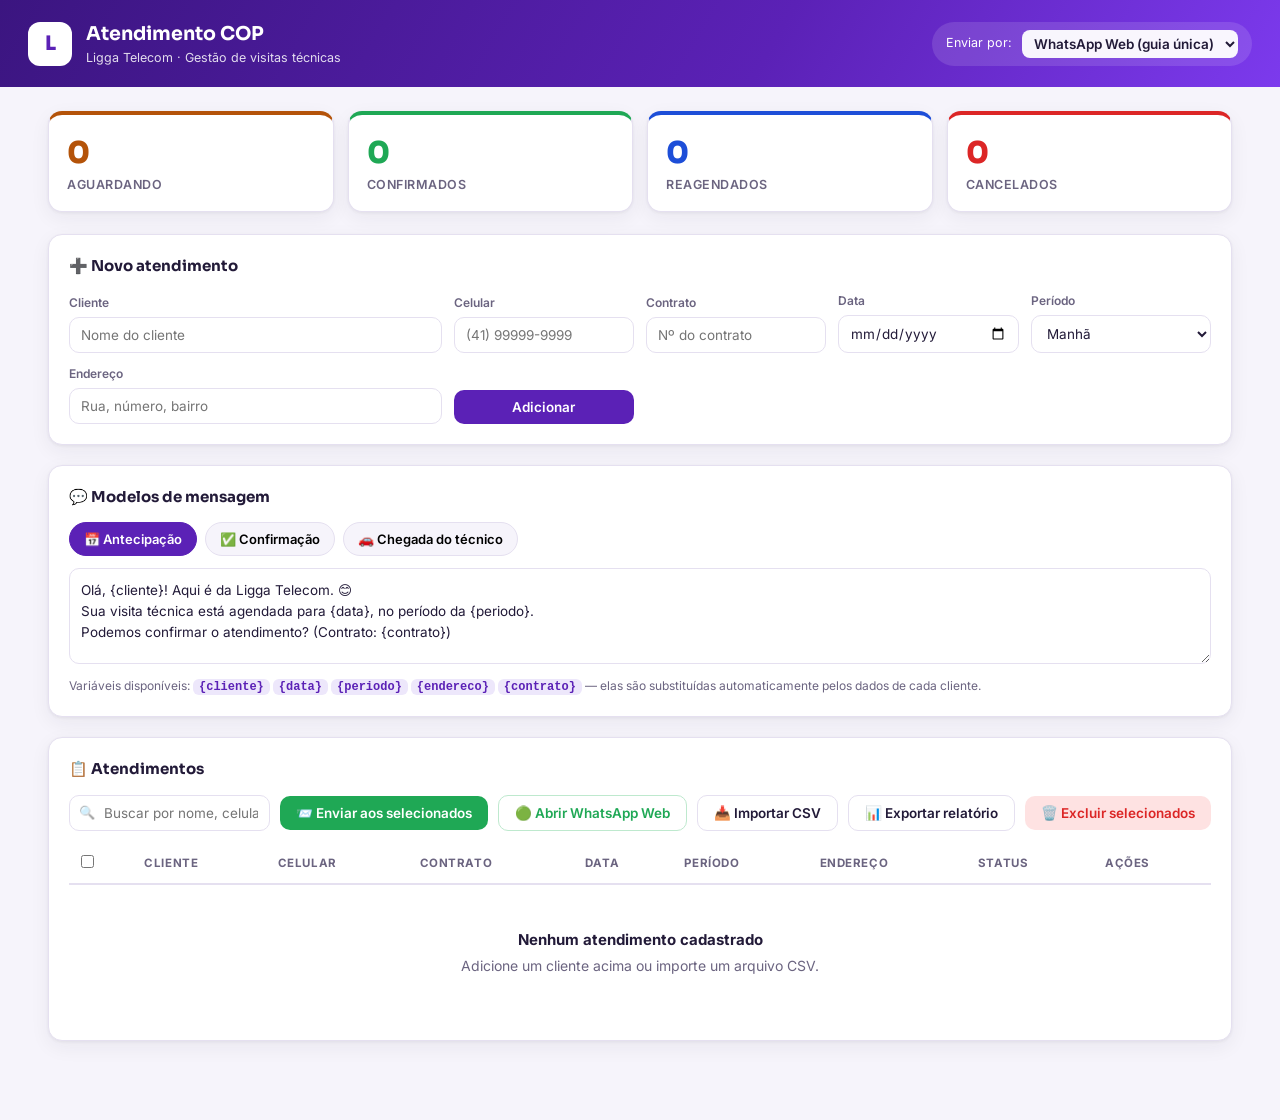
<file: index.html>
<!DOCTYPE html>
<html lang="pt-BR">
<head>
<meta charset="UTF-8">
<meta name="viewport" content="width=device-width, initial-scale=1.0">
<title>Atendimento COP · Ligga Telecom</title>
<link rel="preconnect" href="https://fonts.googleapis.com">
<link href="https://fonts.googleapis.com/css2?family=Sora:wght@600;700;800&family=Inter:wght@400;500;600;700&display=swap" rel="stylesheet">
<style>
:root{
  --roxo:#5B21B6; --roxo-esc:#3B1580; --roxo-claro:#EDE7FB;
  --magenta:#E01E84; --verde:#1FA855; --verde-claro:#E4F7EC;
  --amarelo:#B45309; --amarelo-claro:#FEF3C7;
  --azul:#1D4ED8; --azul-claro:#DBEAFE;
  --vermelho:#DC2626; --vermelho-claro:#FEE2E2;
  --fundo:#F6F4FB; --card:#FFFFFF; --tinta:#221A38; --tinta-suave:#6B6480;
  --borda:#E5E0F0; --raio:14px;
  --sombra:0 1px 3px rgba(34,26,56,.06),0 6px 20px rgba(34,26,56,.06);
}
*{box-sizing:border-box;margin:0;padding:0}
body{font-family:'Inter',system-ui,sans-serif;background:var(--fundo);color:var(--tinta);font-size:14px;line-height:1.5}
h1,h2,h3{font-family:'Sora',sans-serif}
button{font-family:inherit;cursor:pointer;border:none;font-size:13.5px}
input,select,textarea{font-family:inherit;font-size:13.5px;color:var(--tinta)}

/* ===== Cabeçalho ===== */
header{background:linear-gradient(120deg,var(--roxo-esc),var(--roxo) 60%,#7C3AED);color:#fff;padding:20px 28px;display:flex;align-items:center;justify-content:space-between;flex-wrap:wrap;gap:12px}
.marca{display:flex;align-items:center;gap:14px}
.logo{width:44px;height:44px;border-radius:12px;background:#fff;color:var(--roxo);display:grid;place-items:center;font-family:'Sora';font-weight:800;font-size:20px}
.marca h1{font-size:19px;font-weight:700}
.marca p{font-size:12.5px;opacity:.85}
.modo-whats{display:flex;align-items:center;gap:10px;background:rgba(255,255,255,.12);padding:8px 14px;border-radius:999px;font-size:12.5px}
.modo-whats select{background:rgba(255,255,255,.95);border:none;border-radius:8px;padding:5px 8px;font-weight:600}

main{max-width:1240px;margin:0 auto;padding:24px 28px 60px}

/* ===== Cartões de status ===== */
.cartoes{display:grid;grid-template-columns:repeat(auto-fit,minmax(160px,1fr));gap:14px;margin-bottom:22px}
.cartao{background:var(--card);border:1px solid var(--borda);border-radius:var(--raio);padding:16px 18px;box-shadow:var(--sombra);cursor:pointer;transition:transform .12s,border-color .12s;border-top:4px solid var(--cor,var(--roxo))}
.cartao:hover{transform:translateY(-2px)}
.cartao.ativo{border-color:var(--cor,var(--roxo));background:linear-gradient(#fff,#fff) padding-box}
.cartao .num{font-family:'Sora';font-size:30px;font-weight:800;color:var(--cor,var(--roxo))}
.cartao .rot{font-size:12.5px;font-weight:600;color:var(--tinta-suave);text-transform:uppercase;letter-spacing:.04em}

/* ===== Painéis ===== */
.painel{background:var(--card);border:1px solid var(--borda);border-radius:var(--raio);box-shadow:var(--sombra);padding:20px;margin-bottom:20px}
.painel h2{font-size:15px;margin-bottom:14px;display:flex;align-items:center;gap:8px}

/* ===== Formulário ===== */
.form-grade{display:grid;grid-template-columns:repeat(auto-fit,minmax(160px,1fr));gap:12px;align-items:end}
.campo label{display:block;font-size:12px;font-weight:600;color:var(--tinta-suave);margin-bottom:5px}
.campo input,.campo select{width:100%;border:1.5px solid var(--borda);border-radius:10px;padding:9px 11px;background:#fff;transition:border-color .12s}
.campo input:focus,.campo select:focus,textarea:focus{outline:none;border-color:var(--roxo)}

/* ===== Botões ===== */
.btn{display:inline-flex;align-items:center;gap:7px;padding:9px 16px;border-radius:10px;font-weight:600;transition:filter .12s,transform .08s}
.btn:hover{filter:brightness(1.06)}
.btn:active{transform:scale(.98)}
.btn-roxo{background:var(--roxo);color:#fff}
.btn-verde{background:var(--verde);color:#fff}
.btn-claro{background:var(--roxo-claro);color:var(--roxo)}
.btn-vermelho{background:var(--vermelho-claro);color:var(--vermelho)}
.btn-contorno{background:#fff;border:1.5px solid var(--borda);color:var(--tinta)}
.btn:disabled{opacity:.45;cursor:not-allowed;filter:none}

/* ===== Modelos de mensagem ===== */
.abas{display:flex;gap:8px;flex-wrap:wrap;margin-bottom:12px}
.aba{padding:8px 14px;border-radius:999px;background:var(--fundo);border:1.5px solid var(--borda);font-weight:600;font-size:13px}
.aba.ativa{background:var(--roxo);border-color:var(--roxo);color:#fff}
textarea#modeloTexto{width:100%;min-height:96px;border:1.5px solid var(--borda);border-radius:10px;padding:11px;resize:vertical;line-height:1.55}
.dica{font-size:12px;color:var(--tinta-suave);margin-top:8px}
.dica code{background:var(--roxo-claro);color:var(--roxo);padding:1px 6px;border-radius:6px;font-weight:600}

/* ===== Barra de ferramentas ===== */
.ferramentas{display:flex;gap:10px;flex-wrap:wrap;align-items:center;margin-bottom:14px}
.busca{flex:1;min-width:200px;position:relative}
.busca input{width:100%;border:1.5px solid var(--borda);border-radius:10px;padding:9px 11px 9px 34px}
.busca::before{content:'🔍';position:absolute;left:10px;top:50%;transform:translateY(-50%);font-size:13px;opacity:.6}

/* ===== Tabela ===== */
.rolagem{overflow-x:auto}
table{width:100%;border-collapse:collapse;min-width:900px}
th{font-size:11.5px;text-transform:uppercase;letter-spacing:.05em;color:var(--tinta-suave);text-align:left;padding:10px 12px;border-bottom:2px solid var(--borda);white-space:nowrap}
td{padding:11px 12px;border-bottom:1px solid var(--borda);vertical-align:middle}
tr:hover td{background:#FAF8FE}
tr.enviado td{background:var(--verde-claro)}
.etiqueta{display:inline-block;padding:4px 10px;border-radius:999px;font-size:11.5px;font-weight:700}
.et-aguardando{background:var(--amarelo-claro);color:var(--amarelo)}
.et-confirmado{background:var(--verde-claro);color:var(--verde)}
.et-reagendado{background:var(--azul-claro);color:var(--azul)}
.et-cancelado{background:var(--vermelho-claro);color:var(--vermelho)}
select.status-sel{border:1.5px solid var(--borda);border-radius:8px;padding:5px 7px;font-size:12.5px;background:#fff}
.acoes{display:flex;gap:6px}
.btn-icone{width:32px;height:32px;border-radius:8px;display:grid;place-items:center;font-size:15px;background:var(--fundo);border:1px solid var(--borda);transition:filter .12s}
.btn-icone:hover{filter:brightness(.95)}
.btn-icone.zap{background:var(--verde-claro);border-color:#BEE9CE}
.vazio{text-align:center;padding:44px 20px;color:var(--tinta-suave)}
.vazio strong{display:block;font-size:15px;color:var(--tinta);margin-bottom:4px}

/* ===== Fila de envio ===== */
.fila{position:fixed;right:22px;bottom:22px;width:330px;background:#fff;border:1.5px solid var(--borda);border-radius:16px;box-shadow:0 12px 40px rgba(34,26,56,.22);padding:18px;z-index:60;display:none}
.fila.visivel{display:block}
.fila h3{font-size:14px;margin-bottom:4px}
.fila .prox{font-size:13px;color:var(--tinta-suave);margin-bottom:12px}
.fila .prox b{color:var(--tinta)}
.barra{height:6px;background:var(--fundo);border-radius:99px;overflow:hidden;margin-bottom:12px}
.barra div{height:100%;background:var(--verde);border-radius:99px;transition:width .25s}
.fila .botoes{display:flex;gap:8px}
.fila .botoes .btn{flex:1;justify-content:center}

/* ===== Modal de importação ===== */
.veu{position:fixed;inset:0;background:rgba(34,26,56,.45);z-index:70;display:none;align-items:center;justify-content:center;padding:18px}
.veu.visivel{display:flex}
.modal{background:#fff;border-radius:18px;width:640px;max-width:100%;max-height:88vh;display:flex;flex-direction:column;padding:22px;box-shadow:0 20px 60px rgba(0,0,0,.3)}
.modal h3{font-size:16px;margin-bottom:4px}
.modal-sub{font-size:12.5px;color:var(--tinta-suave);margin-bottom:12px}
.chk{display:flex;align-items:center;gap:8px;font-size:13px;font-weight:500;margin-bottom:12px;cursor:pointer}
.mapa-cab{display:flex;justify-content:space-between;font-size:11px;font-weight:700;text-transform:uppercase;letter-spacing:.05em;color:var(--tinta-suave);padding:0 4px 6px;border-bottom:2px solid var(--borda)}
.lista-colunas{overflow-y:auto;flex:1;margin-bottom:14px}
.mapa-linha{display:flex;align-items:center;justify-content:space-between;gap:12px;padding:10px 4px;border-bottom:1px solid var(--borda)}
.mapa-info{min-width:0}
.mapa-info b{display:block;font-size:13px}
.mapa-info span{display:block;font-size:12px;color:var(--tinta-suave);white-space:nowrap;overflow:hidden;text-overflow:ellipsis;max-width:380px}
.mapa-sel{border:1.5px solid var(--borda);border-radius:9px;padding:7px 9px;background:#fff;font-weight:600;flex-shrink:0}
.modal-botoes{display:flex;gap:10px;justify-content:flex-end}

/* ===== Aviso (toast) ===== */
#avisos{position:fixed;left:50%;transform:translateX(-50%);bottom:26px;z-index:80;display:flex;flex-direction:column;gap:8px;align-items:center}
.aviso{background:var(--tinta);color:#fff;padding:11px 18px;border-radius:12px;font-size:13.5px;font-weight:500;box-shadow:0 8px 24px rgba(0,0,0,.25);animation:sobe .25s ease}
@keyframes sobe{from{opacity:0;transform:translateY(10px)}to{opacity:1;transform:translateY(0)}}

@media (prefers-reduced-motion:reduce){*{animation:none!important;transition:none!important}}
@media (max-width:640px){
  header{padding:16px}
  main{padding:16px 14px 80px}
  .fila{left:14px;right:14px;width:auto}
}
</style>
</head>
<body>

<header>
  <div class="marca">
    <div class="logo">L</div>
    <div>
      <h1>Atendimento COP</h1>
      <p>Ligga Telecom · Gestão de visitas técnicas</p>
    </div>
  </div>
  <div class="modo-whats" title="Escolha por onde as mensagens serão abertas">
    <span>Enviar por:</span>
    <select id="modoWhats">
      <option value="web">WhatsApp Web (guia única)</option>
      <option value="app">WhatsApp App / wa.me</option>
    </select>
  </div>
</header>

<main>

  <!-- Contadores -->
  <div class="cartoes" id="cartoes">
    <div class="cartao" style="--cor:var(--amarelo)" data-filtro="Aguardando"><div class="num" id="cAguardando">0</div><div class="rot">Aguardando</div></div>
    <div class="cartao" style="--cor:var(--verde)" data-filtro="Confirmado"><div class="num" id="cConfirmado">0</div><div class="rot">Confirmados</div></div>
    <div class="cartao" style="--cor:var(--azul)" data-filtro="Reagendado"><div class="num" id="cReagendado">0</div><div class="rot">Reagendados</div></div>
    <div class="cartao" style="--cor:var(--vermelho)" data-filtro="Cancelado"><div class="num" id="cCancelado">0</div><div class="rot">Cancelados</div></div>
  </div>

  <!-- Cadastro -->
  <section class="painel">
    <h2>➕ Novo atendimento</h2>
    <div class="form-grade">
      <div class="campo" style="grid-column:span 2"><label for="fNome">Cliente</label><input id="fNome" placeholder="Nome do cliente"></div>
      <div class="campo"><label for="fCel">Celular</label><input id="fCel" placeholder="(41) 99999-9999"></div>
      <div class="campo"><label for="fContrato">Contrato</label><input id="fContrato" placeholder="Nº do contrato"></div>
      <div class="campo"><label for="fData">Data</label><input id="fData" type="date"></div>
      <div class="campo"><label for="fPeriodo">Período</label>
        <select id="fPeriodo"><option>Manhã</option><option>Tarde</option></select>
      </div>
      <div class="campo" style="grid-column:span 2"><label for="fEndereco">Endereço</label><input id="fEndereco" placeholder="Rua, número, bairro"></div>
      <div class="campo"><button class="btn btn-roxo" id="btnAdicionar" style="width:100%;justify-content:center">Adicionar</button></div>
    </div>
  </section>

  <!-- Modelos -->
  <section class="painel">
    <h2>💬 Modelos de mensagem</h2>
    <div class="abas" id="abasModelo">
      <button class="aba ativa" data-modelo="antecipacao">📅 Antecipação</button>
      <button class="aba" data-modelo="confirmacao">✅ Confirmação</button>
      <button class="aba" data-modelo="chegada">🚗 Chegada do técnico</button>
    </div>
    <textarea id="modeloTexto" spellcheck="false"></textarea>
    <p class="dica">Variáveis disponíveis: <code>{cliente}</code> <code>{data}</code> <code>{periodo}</code> <code>{endereco}</code> <code>{contrato}</code> — elas são substituídas automaticamente pelos dados de cada cliente.</p>
  </section>

  <!-- Lista -->
  <section class="painel">
    <h2>📋 Atendimentos</h2>
    <div class="ferramentas">
      <div class="busca"><input id="fBusca" placeholder="Buscar por nome, celular, contrato ou endereço…"></div>
      <button class="btn btn-verde" id="btnEnviarSelecionados">📨 Enviar aos selecionados</button>
      <button class="btn btn-contorno" id="btnAbrirWhats" style="border-color:#BEE9CE;color:var(--verde)">🟢 Abrir WhatsApp Web</button>
      <button class="btn btn-contorno" id="btnImportar">📥 Importar CSV</button>
      <input type="file" id="arquivoCsv" accept=".csv,text/csv" hidden>
      <button class="btn btn-contorno" id="btnExportar">📊 Exportar relatório</button>
      <button class="btn btn-vermelho" id="btnExcluir">🗑️ Excluir selecionados</button>
    </div>
    <div class="rolagem">
      <table>
        <thead>
          <tr>
            <th><input type="checkbox" id="marcarTodos" title="Selecionar todos"></th>
            <th>Cliente</th><th>Celular</th><th>Contrato</th><th>Data</th>
            <th>Período</th><th>Endereço</th><th>Status</th><th>Ações</th>
          </tr>
        </thead>
        <tbody id="corpoTabela"></tbody>
      </table>
      <div class="vazio" id="msgVazio">
        <strong>Nenhum atendimento cadastrado</strong>
        Adicione um cliente acima ou importe um arquivo CSV.
      </div>
    </div>
  </section>
</main>

<!-- Conferência da importação -->
<div class="veu" id="modalImportar" role="dialog" aria-label="Conferir importação">
  <div class="modal">
    <h3>📥 Conferir importação</h3>
    <p class="modal-sub" id="importInfo"></p>
    <label class="chk"><input type="checkbox" id="chkCabecalho"> A primeira linha é cabeçalho (títulos das colunas)</label>
    <div class="mapa-cab"><span>Coluna da planilha · exemplos</span><span>Vai para o campo</span></div>
    <div id="listaColunas" class="lista-colunas"></div>
    <div class="modal-botoes">
      <button class="btn btn-contorno" id="importCancelar">Cancelar</button>
      <button class="btn btn-roxo" id="importConfirmar">Importar ✔</button>
    </div>
  </div>
</div>

<!-- Fila de envio em massa -->
<div class="fila" id="filaEnvio" role="dialog" aria-label="Fila de envio">
  <h3>📨 Fila de envio</h3>
  <p class="prox">Próximo: <b id="filaProximo">—</b> <span id="filaContagem"></span></p>
  <div class="barra"><div id="filaBarra" style="width:0%"></div></div>
  <div class="botoes">
    <button class="btn btn-verde" id="filaEnviar">Enviar próximo ▶</button>
    <button class="btn btn-contorno" id="filaFechar">Encerrar</button>
  </div>
</div>

<div id="avisos"></div>

<script>
/* =====================================================================
   CORREÇÃO DEFINITIVA DO WHATSAPP — GUIA ÚNICA REUTILIZADA
   Problema: navegadores modernos apagam o "nome" da guia quando ela
   navega para outro site (o WhatsApp). Por isso, só usar
   window.open(url, 'nome') volta a abrir guias novas.
   Solução: guardamos a REFERÊNCIA da janela na primeira abertura e,
   nos envios seguintes, navegamos a MESMA janela com
   janela.location.href = url — isso o navegador sempre permite e a
   guia nunca se multiplica nem fecha.
===================================================================== */
const NOME_JANELA_WHATS = 'whatsLigga';
let refJanelaWhats = null;

function janelaWhatsAberta(){
  try{ return !!refJanelaWhats && !refJanelaWhats.closed; }
  catch(e){ return false; }
}

function navegarWhats(url){
  // 1) Se a guia do WhatsApp já existe → só troca o endereço dela
  if(janelaWhatsAberta()){
    try{
      refJanelaWhats.location.href = url;
      try{ refJanelaWhats.focus(); }catch(e){}
      return true;
    }catch(e){ refJanelaWhats = null; /* referência perdida → reabre */ }
  }
  // 2) Primeira vez (ou guia foi fechada) → abre UMA guia e guarda a referência
  refJanelaWhats = window.open(url, NOME_JANELA_WHATS);
  if(refJanelaWhats){ try{ refJanelaWhats.focus(); }catch(e){} return true; }
  aviso('Pop-up bloqueado! Permita pop-ups para este site.');
  return false;
}

function abrirWhats(celular, mensagem){
  const num = normalizarCelular(celular);
  if(!num){ aviso('Celular inválido: ' + celular); return false; }
  const texto = encodeURIComponent(mensagem);
  const modo = document.getElementById('modoWhats').value;
  const url = modo === 'web'
    ? `https://web.whatsapp.com/send?phone=${num}&text=${texto}`
    : `https://wa.me/${num}?text=${texto}`;
  return navegarWhats(url);
}

function normalizarCelular(v){
  let d = String(v||'').replace(/\D/g,'');
  if(d.length === 10 || d.length === 11) d = '55' + d;   // DDD + número
  if(d.length === 12 || d.length === 13) return d;        // já com 55
  return null;
}

/* ===================== Estado e persistência ===================== */
const CHAVE = 'copLigga_v2';
let clientes = [];
let filtroStatus = null;
let modeloAtivo = 'antecipacao';

const modelosPadrao = {
  antecipacao: 'Olá, {cliente}! Aqui é da Ligga Telecom. 😊\nSua visita técnica está agendada para {data}, no período da {periodo}.\nPodemos confirmar o atendimento? (Contrato: {contrato})',
  confirmacao: 'Olá, {cliente}! ✅\nConfirmamos sua visita técnica da Ligga Telecom para {data}, período da {periodo}, no endereço: {endereco}.\nPor favor, garanta que haja alguém maior de 18 anos no local.',
  chegada: 'Olá, {cliente}! 🚗\nO técnico da Ligga Telecom está a caminho do seu endereço: {endereco}.\nPedimos que aguarde no local. Obrigado!'
};
let modelos = {...modelosPadrao};

// Armazenamento tolerante a falhas (funciona no GitHub Pages;
// se indisponível, o app segue funcionando só em memória)
const armazenamento = {
  ler(){ try{ return JSON.parse(localStorage.getItem(CHAVE)) || null }catch(e){ return null } },
  gravar(){ try{ localStorage.setItem(CHAVE, JSON.stringify({clientes, modelos})) }catch(e){} }
};

function carregar(){
  const dados = armazenamento.ler();
  if(dados){ clientes = dados.clientes || []; modelos = {...modelosPadrao, ...(dados.modelos||{})}; }
}
function salvar(){ armazenamento.gravar(); }

/* ===================== Utilidades ===================== */
const $ = s => document.querySelector(s);
const uid = () => Date.now().toString(36) + Math.random().toString(36).slice(2,7);

function aviso(txt){
  const el = document.createElement('div');
  el.className = 'aviso'; el.textContent = txt;
  $('#avisos').appendChild(el);
  setTimeout(()=> el.remove(), 3200);
}

function dataBR(iso){
  if(!iso) return '';
  const [a,m,d] = iso.split('-');
  return (d && m && a) ? `${d}/${m}/${a}` : iso;
}

function montarMensagem(c){
  return (modelos[modeloAtivo]||'')
    .replaceAll('{cliente}', c.nome||'')
    .replaceAll('{data}', dataBR(c.data))
    .replaceAll('{periodo}', (c.periodo||'').toLowerCase())
    .replaceAll('{endereco}', c.endereco||'')
    .replaceAll('{contrato}', c.contrato||'');
}

/* ===================== Renderização ===================== */
function render(){
  // contadores
  const cont = {Aguardando:0, Confirmado:0, Reagendado:0, Cancelado:0};
  clientes.forEach(c => { if(cont[c.status] !== undefined) cont[c.status]++ });
  $('#cAguardando').textContent = cont.Aguardando;
  $('#cConfirmado').textContent = cont.Confirmado;
  $('#cReagendado').textContent = cont.Reagendado;
  $('#cCancelado').textContent = cont.Cancelado;
  document.querySelectorAll('.cartao').forEach(c =>
    c.classList.toggle('ativo', c.dataset.filtro === filtroStatus));

  // filtro + busca
  const q = $('#fBusca').value.trim().toLowerCase();
  const visiveis = clientes.filter(c => {
    if(filtroStatus && c.status !== filtroStatus) return false;
    if(!q) return true;
    return [c.nome,c.celular,c.contrato,c.endereco].join(' ').toLowerCase().includes(q);
  });

  const corpo = $('#corpoTabela');
  corpo.innerHTML = '';
  $('#msgVazio').style.display = visiveis.length ? 'none' : 'block';

  const classeEtiqueta = {Aguardando:'et-aguardando',Confirmado:'et-confirmado',Reagendado:'et-reagendado',Cancelado:'et-cancelado'};

  visiveis.forEach(c => {
    const tr = document.createElement('tr');
    if(c.enviado) tr.classList.add('enviado');
    tr.innerHTML = `
      <td><input type="checkbox" class="sel" data-id="${c.id}" ${c.sel?'checked':''}></td>
      <td><b>${esc(c.nome)}</b>${c.enviado?' <span title="Mensagem enviada">✔️</span>':''}</td>
      <td>${esc(c.celular)}</td>
      <td>${esc(c.contrato)}</td>
      <td>${dataBR(c.data)}</td>
      <td>${esc(c.periodo)}</td>
      <td>${esc(c.endereco)}</td>
      <td>
        <select class="status-sel" data-id="${c.id}">
          ${['Aguardando','Confirmado','Reagendado','Cancelado'].map(s =>
            `<option ${s===c.status?'selected':''}>${s}</option>`).join('')}
        </select><br>
        <span class="etiqueta ${classeEtiqueta[c.status]||''}" style="margin-top:5px">${c.status}</span>
      </td>
      <td class="acoes">
        <button class="btn-icone zap" title="Enviar WhatsApp" data-acao="whats" data-id="${c.id}">💬</button>
        <button class="btn-icone" title="Excluir" data-acao="excluir" data-id="${c.id}">🗑️</button>
      </td>`;
    corpo.appendChild(tr);
  });
}

function esc(s){ return String(s??'').replace(/[&<>"']/g, m =>
  ({'&':'&amp;','<':'&lt;','>':'&gt;','"':'&quot;',"'":'&#39;'}[m])); }

/* ===================== Ações da tabela ===================== */
$('#corpoTabela').addEventListener('click', e => {
  const btn = e.target.closest('[data-acao]');
  if(!btn) return;
  const c = clientes.find(x => x.id === btn.dataset.id);
  if(!c) return;
  if(btn.dataset.acao === 'whats'){
    if(abrirWhats(c.celular, montarMensagem(c))){ c.enviado = true; salvar(); render(); }
  } else if(btn.dataset.acao === 'excluir'){
    if(confirm(`Excluir o atendimento de ${c.nome}?`)){
      clientes = clientes.filter(x => x.id !== c.id); salvar(); render();
      aviso('Atendimento excluído.');
    }
  }
});

$('#corpoTabela').addEventListener('change', e => {
  const id = e.target.dataset.id;
  const c = clientes.find(x => x.id === id);
  if(!c) return;
  if(e.target.classList.contains('status-sel')){ c.status = e.target.value; salvar(); render(); }
  if(e.target.classList.contains('sel')){ c.sel = e.target.checked; }
});

$('#marcarTodos').addEventListener('change', e => {
  document.querySelectorAll('.sel').forEach(cb => {
    cb.checked = e.target.checked;
    const c = clientes.find(x => x.id === cb.dataset.id);
    if(c) c.sel = e.target.checked;
  });
});

/* ===================== Cadastro ===================== */
$('#btnAdicionar').addEventListener('click', () => {
  const nome = $('#fNome').value.trim();
  const cel = $('#fCel').value.trim();
  if(!nome || !cel){ aviso('Preencha ao menos o nome e o celular.'); return; }
  if(!normalizarCelular(cel)){ aviso('Celular inválido. Use DDD + número.'); return; }
  clientes.unshift({
    id: uid(), nome, celular: cel,
    contrato: $('#fContrato').value.trim(),
    data: $('#fData').value,
    periodo: $('#fPeriodo').value,
    endereco: $('#fEndereco').value.trim(),
    status: 'Aguardando', enviado: false, sel: false
  });
  ['#fNome','#fCel','#fContrato','#fData','#fEndereco'].forEach(s => $(s).value='');
  salvar(); render(); aviso('Atendimento adicionado!');
});

/* ===================== Modelos ===================== */
$('#modeloTexto').value = modelos[modeloAtivo];
$('#abasModelo').addEventListener('click', e => {
  const aba = e.target.closest('.aba'); if(!aba) return;
  modelos[modeloAtivo] = $('#modeloTexto').value; // salva o atual antes de trocar
  modeloAtivo = aba.dataset.modelo;
  document.querySelectorAll('.aba').forEach(a => a.classList.toggle('ativa', a===aba));
  $('#modeloTexto').value = modelos[modeloAtivo];
  salvar();
});
$('#modeloTexto').addEventListener('input', () => {
  modelos[modeloAtivo] = $('#modeloTexto').value; salvar();
});

/* ===================== Filtros / busca ===================== */
document.querySelectorAll('.cartao').forEach(c => c.addEventListener('click', () => {
  filtroStatus = (filtroStatus === c.dataset.filtro) ? null : c.dataset.filtro;
  render();
}));
$('#fBusca').addEventListener('input', render);

/* ===================== Abrir/conectar a guia do WhatsApp ===================== */
$('#btnAbrirWhats').addEventListener('click', () => {
  navegarWhats('https://web.whatsapp.com');
  aviso('Guia do WhatsApp conectada — os envios usarão sempre esta guia.');
});

/* ===================== Fila de envio em massa =====================
   Cada clique em "Enviar próximo" abre o próximo cliente na MESMA
   guia do WhatsApp (janela nomeada) — sem acumular guias.        */
let fila = [];
let filaTotal = 0;

$('#btnEnviarSelecionados').addEventListener('click', () => {
  fila = clientes.filter(c => c.sel);
  if(!fila.length){ aviso('Selecione ao menos um cliente na tabela.'); return; }
  filaTotal = fila.length;
  atualizarFila();
  $('#filaEnvio').classList.add('visivel');
});

function atualizarFila(){
  const feito = filaTotal - fila.length;
  $('#filaBarra').style.width = filaTotal ? (feito/filaTotal*100)+'%' : '0%';
  $('#filaContagem').textContent = `(${feito}/${filaTotal})`;
  $('#filaProximo').textContent = fila.length ? fila[0].nome : 'concluído ✔';
  $('#filaEnviar').disabled = !fila.length;
}

$('#filaEnviar').addEventListener('click', () => {
  if(!fila.length) return;
  const c = fila[0];
  if(abrirWhats(c.celular, montarMensagem(c))){
    c.enviado = true; c.sel = false;
    fila.shift(); salvar(); render(); atualizarFila();
    if(!fila.length) aviso('Todos os envios concluídos! 🎉');
  }
});

$('#filaFechar').addEventListener('click', () => {
  $('#filaEnvio').classList.remove('visivel'); fila = []; render();
});

/* ===================== Excluir selecionados ===================== */
$('#btnExcluir').addEventListener('click', () => {
  const sel = clientes.filter(c => c.sel);
  if(!sel.length){ aviso('Selecione ao menos um cliente.'); return; }
  if(!confirm(`Excluir ${sel.length} atendimento(s)?`)) return;
  clientes = clientes.filter(c => !c.sel);
  $('#marcarTodos').checked = false;
  salvar(); render(); aviso('Atendimentos excluídos.');
});

/* ===================== Importar CSV (com mapeamento) =====================
   1. Detecta o separador testando ; TAB , | e escolhendo o mais consistente
      (evita quebrar links do Maps que contêm vírgula nas coordenadas).
   2. Abre uma tela de conferência para você indicar qual coluna da
      planilha corresponde a cada campo do sistema antes de importar.  */
let importLinhas = [];   // linhas já separadas em colunas
let importTemCabecalho = false;

$('#btnImportar').addEventListener('click', () => $('#arquivoCsv').click());
$('#arquivoCsv').addEventListener('change', e => {
  const f = e.target.files[0]; if(!f) return;
  const leitor = new FileReader();
  leitor.onload = () => {
    const brutas = leitor.result.split(/\r?\n/).filter(l => l.trim());
    if(!brutas.length){ aviso('Arquivo vazio.'); e.target.value=''; return; }
    const sep = detectarSeparador(brutas);
    importLinhas = brutas.map(l => separarCsv(l, sep).map(c => c.trim()));
    importTemCabecalho = pareceCabecalho(importLinhas[0]);
    montarMapeamento();
    $('#modalImportar').classList.add('visivel');
    e.target.value = '';
  };
  leitor.readAsText(f, 'utf-8');
});

function detectarSeparador(linhas){
  const candidatos = [';','\t','|',','];   // vírgula por último (dados podem conter vírgula)
  const amostra = linhas.slice(0, Math.min(10, linhas.length));
  let melhor = ';', melhorNota = -1;
  for(const s of candidatos){
    const contagens = amostra.map(l => separarCsv(l, s).length);
    const primeira = contagens[0];
    if(primeira < 2) continue;
    const consistente = contagens.every(c => c === primeira);
    const nota = (consistente ? 100 : 0) + primeira;
    if(nota > melhorNota){ melhorNota = nota; melhor = s; }
  }
  return melhor;
}

function pareceCabecalho(cols){
  const txt = cols.join(' ').toLowerCase();
  return /cliente|nome|celular|telefone|fone|contrato|endere|data|per[ií]odo|status|contato/.test(txt)
    && !cols.some(c => normalizarCelular(c));   // cabeçalho não costuma ter telefone
}

const CAMPOS_IMPORT = [
  ['ignorar','— Ignorar —'], ['nome','Cliente'], ['celular','Celular'],
  ['contrato','Contrato'], ['data','Data'], ['periodo','Período'],
  ['endereco','Endereço'], ['status','Status']
];

function adivinharCampo(indice){
  const cab = importTemCabecalho ? (importLinhas[0][indice]||'').toLowerCase() : '';
  if(/nome|cliente|contato/.test(cab)) return 'nome';
  if(/cel|fone|whats|telefone/.test(cab)) return 'celular';
  if(/contrato|protocolo|os\b|ordem/.test(cab)) return 'contrato';
  if(/data|dia|agendamento/.test(cab)) return 'data';
  if(/per[ií]odo|turno/.test(cab)) return 'periodo';
  if(/endere|local|rua|maps|link/.test(cab)) return 'endereco';
  if(/status|situa/.test(cab)) return 'status';
  // sem cabeçalho: analisa o conteúdo das primeiras linhas de dados
  const dados = importLinhas.slice(importTemCabecalho?1:0, (importTemCabecalho?1:0)+8)
    .map(l => l[indice]||'').filter(Boolean);
  if(!dados.length) return 'ignorar';
  const maioria = re => dados.filter(v => re.test(v)).length >= Math.ceil(dados.length*0.6);
  if(dados.every(v => normalizarCelular(v))) return 'celular';
  if(maioria(/^\d{2}\/\d{2}\/\d{4}$|^\d{4}-\d{2}-\d{2}/)) return 'data';
  if(maioria(/^(manh[ãa]|tarde)$/i)) return 'periodo';
  if(maioria(/^(aguardando|confirmado|reagendado|cancelado)$/i)) return 'status';
  if(maioria(/maps|http|rua |av\.|avenida|,\s*\d+/i)) return 'endereco';
  return 'ignorar';
}

function montarMapeamento(){
  const nCols = Math.max(...importLinhas.map(l => l.length));
  const iniDados = importTemCabecalho ? 1 : 0;
  $('#chkCabecalho').checked = importTemCabecalho;
  $('#importInfo').textContent =
    `${importLinhas.length - iniDados} linha(s) de dados · ${nCols} coluna(s) encontradas`;

  const caixa = $('#listaColunas');
  caixa.innerHTML = '';
  for(let i = 0; i < nCols; i++){
    const rotulo = importTemCabecalho ? (importLinhas[0][i] || `Coluna ${i+1}`) : `Coluna ${i+1}`;
    const exemplos = importLinhas.slice(iniDados, iniDados+2).map(l => l[i]||'').filter(Boolean)
      .map(v => v.length > 46 ? v.slice(0,46)+'…' : v).join('  ·  ') || '(vazio)';
    const linha = document.createElement('div');
    linha.className = 'mapa-linha';
    linha.innerHTML = `
      <div class="mapa-info">
        <b>${esc(rotulo)}</b>
        <span>${esc(exemplos)}</span>
      </div>
      <select class="mapa-sel" data-col="${i}">
        ${CAMPOS_IMPORT.map(([v,t]) => `<option value="${v}">${t}</option>`).join('')}
      </select>`;
    caixa.appendChild(linha);
    linha.querySelector('select').value = adivinharCampo(i);
  }
}

$('#chkCabecalho').addEventListener('change', e => {
  importTemCabecalho = e.target.checked;
  montarMapeamento();
});

$('#importCancelar').addEventListener('click', () => {
  $('#modalImportar').classList.remove('visivel');
  importLinhas = [];
});

$('#importConfirmar').addEventListener('click', () => {
  const mapa = {};
  document.querySelectorAll('.mapa-sel').forEach(s => {
    if(s.value !== 'ignorar') mapa[s.value] = mapa[s.value] ?? Number(s.dataset.col);
  });
  if(mapa.nome === undefined){ aviso('Indique qual coluna é o Cliente.'); return; }
  if(mapa.celular === undefined){ aviso('Indique qual coluna é o Celular.'); return; }

  const iniDados = importTemCabecalho ? 1 : 0;
  let ok = 0, semFone = 0;
  for(let i = iniDados; i < importLinhas.length; i++){
    const l = importLinhas[i];
    const pega = campo => (mapa[campo] !== undefined ? (l[mapa[campo]]||'') : '').trim();
    const nome = pega('nome');
    if(!nome) continue;
    const celular = pega('celular');
    if(!normalizarCelular(celular)) semFone++;
    clientes.push({
      id: uid(), nome, celular,
      contrato: pega('contrato'),
      data: normalizarData(pega('data')),
      periodo: /tarde/i.test(pega('periodo')) ? 'Tarde' : 'Manhã',
      endereco: pega('endereco'),
      status: ['Aguardando','Confirmado','Reagendado','Cancelado'].find(s =>
        new RegExp(s,'i').test(pega('status'))) || 'Aguardando',
      enviado:false, sel:false
    });
    ok++;
  }
  salvar(); render();
  $('#modalImportar').classList.remove('visivel');
  importLinhas = [];
  aviso(`${ok} atendimento(s) importados${semFone ? ` · ⚠️ ${semFone} com celular inválido (confira antes de enviar)` : ''}.`);
});

function separarCsv(linha, sep){
  const res = []; let atual = '', aspas = false;
  for(const ch of linha){
    if(ch === '"'){ aspas = !aspas; }
    else if(ch === sep && !aspas){ res.push(atual); atual=''; }
    else atual += ch;
  }
  res.push(atual);
  return res;
}

function normalizarData(v){
  v = (v||'').trim();
  const br = v.match(/^(\d{2})\/(\d{2})\/(\d{4})$/);
  if(br) return `${br[3]}-${br[2]}-${br[1]}`;
  if(/^\d{4}-\d{2}-\d{2}$/.test(v)) return v;
  return '';
}

/* ===================== Exportar relatório ===================== */
$('#btnExportar').addEventListener('click', () => {
  if(!clientes.length){ aviso('Não há dados para exportar.'); return; }
  const cab = 'Cliente;Celular;Contrato;Data;Periodo;Endereco;Status;Mensagem enviada';
  const linhas = clientes.map(c =>
    [c.nome,c.celular,c.contrato,dataBR(c.data),c.periodo,c.endereco,c.status,c.enviado?'Sim':'Não']
      .map(v => `"${String(v??'').replace(/"/g,'""')}"`).join(';'));
  const csv = '\uFEFF' + [cab, ...linhas].join('\n'); // BOM p/ Excel
  const blob = new Blob([csv], {type:'text/csv;charset=utf-8'});
  const a = document.createElement('a');
  a.href = URL.createObjectURL(blob);
  a.download = `relatorio_cop_ligga_${new Date().toISOString().slice(0,10)}.csv`;
  a.click();
  URL.revokeObjectURL(a.href);
  aviso('Relatório exportado!');
});

/* ===================== Inicialização ===================== */
carregar();
$('#modeloTexto').value = modelos[modeloAtivo];
render();
</script>
</body>
</html>
</file>
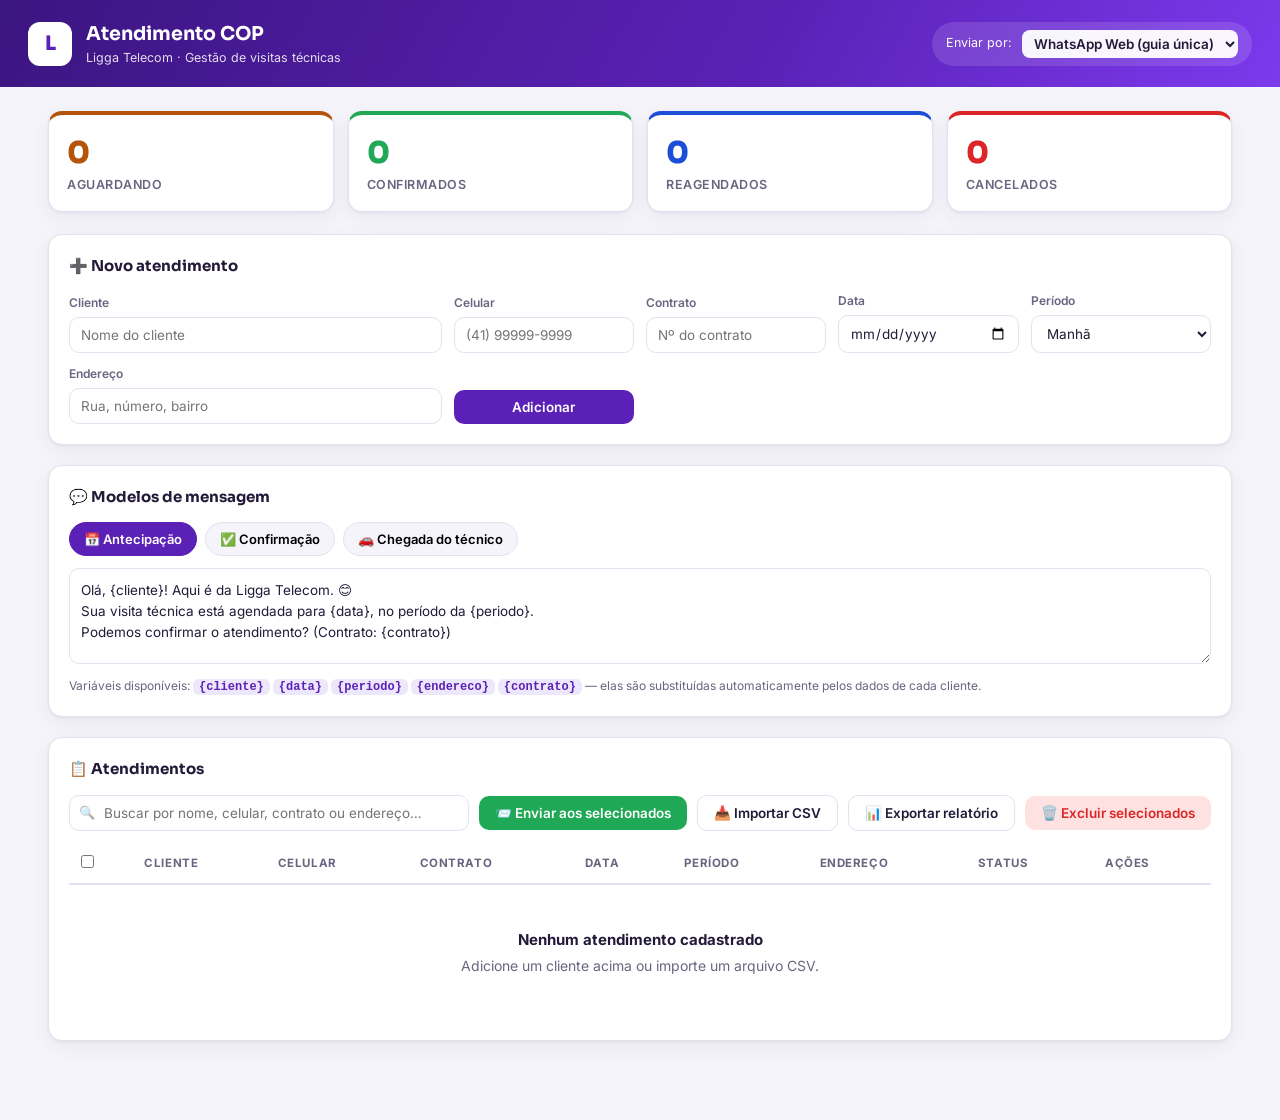
<file: index (1).html>
<!DOCTYPE html>
<html lang="pt-BR">
<head>
<meta charset="UTF-8">
<meta name="viewport" content="width=device-width, initial-scale=1.0">
<title>Atendimento COP · Ligga Telecom</title>
<link rel="preconnect" href="https://fonts.googleapis.com">
<link href="https://fonts.googleapis.com/css2?family=Sora:wght@600;700;800&family=Inter:wght@400;500;600;700&display=swap" rel="stylesheet">
<style>
:root{
  --roxo:#5B21B6; --roxo-esc:#3B1580; --roxo-claro:#EDE7FB;
  --magenta:#E01E84; --verde:#1FA855; --verde-claro:#E4F7EC;
  --amarelo:#B45309; --amarelo-claro:#FEF3C7;
  --azul:#1D4ED8; --azul-claro:#DBEAFE;
  --vermelho:#DC2626; --vermelho-claro:#FEE2E2;
  --fundo:#F6F4FB; --card:#FFFFFF; --tinta:#221A38; --tinta-suave:#6B6480;
  --borda:#E5E0F0; --raio:14px;
  --sombra:0 1px 3px rgba(34,26,56,.06),0 6px 20px rgba(34,26,56,.06);
}
*{box-sizing:border-box;margin:0;padding:0}
body{font-family:'Inter',system-ui,sans-serif;background:var(--fundo);color:var(--tinta);font-size:14px;line-height:1.5}
h1,h2,h3{font-family:'Sora',sans-serif}
button{font-family:inherit;cursor:pointer;border:none;font-size:13.5px}
input,select,textarea{font-family:inherit;font-size:13.5px;color:var(--tinta)}

/* ===== Cabeçalho ===== */
header{background:linear-gradient(120deg,var(--roxo-esc),var(--roxo) 60%,#7C3AED);color:#fff;padding:20px 28px;display:flex;align-items:center;justify-content:space-between;flex-wrap:wrap;gap:12px}
.marca{display:flex;align-items:center;gap:14px}
.logo{width:44px;height:44px;border-radius:12px;background:#fff;color:var(--roxo);display:grid;place-items:center;font-family:'Sora';font-weight:800;font-size:20px}
.marca h1{font-size:19px;font-weight:700}
.marca p{font-size:12.5px;opacity:.85}
.modo-whats{display:flex;align-items:center;gap:10px;background:rgba(255,255,255,.12);padding:8px 14px;border-radius:999px;font-size:12.5px}
.modo-whats select{background:rgba(255,255,255,.95);border:none;border-radius:8px;padding:5px 8px;font-weight:600}

main{max-width:1240px;margin:0 auto;padding:24px 28px 60px}

/* ===== Cartões de status ===== */
.cartoes{display:grid;grid-template-columns:repeat(auto-fit,minmax(160px,1fr));gap:14px;margin-bottom:22px}
.cartao{background:var(--card);border:1px solid var(--borda);border-radius:var(--raio);padding:16px 18px;box-shadow:var(--sombra);cursor:pointer;transition:transform .12s,border-color .12s;border-top:4px solid var(--cor,var(--roxo))}
.cartao:hover{transform:translateY(-2px)}
.cartao.ativo{border-color:var(--cor,var(--roxo));background:linear-gradient(#fff,#fff) padding-box}
.cartao .num{font-family:'Sora';font-size:30px;font-weight:800;color:var(--cor,var(--roxo))}
.cartao .rot{font-size:12.5px;font-weight:600;color:var(--tinta-suave);text-transform:uppercase;letter-spacing:.04em}

/* ===== Painéis ===== */
.painel{background:var(--card);border:1px solid var(--borda);border-radius:var(--raio);box-shadow:var(--sombra);padding:20px;margin-bottom:20px}
.painel h2{font-size:15px;margin-bottom:14px;display:flex;align-items:center;gap:8px}

/* ===== Formulário ===== */
.form-grade{display:grid;grid-template-columns:repeat(auto-fit,minmax(160px,1fr));gap:12px;align-items:end}
.campo label{display:block;font-size:12px;font-weight:600;color:var(--tinta-suave);margin-bottom:5px}
.campo input,.campo select{width:100%;border:1.5px solid var(--borda);border-radius:10px;padding:9px 11px;background:#fff;transition:border-color .12s}
.campo input:focus,.campo select:focus,textarea:focus{outline:none;border-color:var(--roxo)}

/* ===== Botões ===== */
.btn{display:inline-flex;align-items:center;gap:7px;padding:9px 16px;border-radius:10px;font-weight:600;transition:filter .12s,transform .08s}
.btn:hover{filter:brightness(1.06)}
.btn:active{transform:scale(.98)}
.btn-roxo{background:var(--roxo);color:#fff}
.btn-verde{background:var(--verde);color:#fff}
.btn-claro{background:var(--roxo-claro);color:var(--roxo)}
.btn-vermelho{background:var(--vermelho-claro);color:var(--vermelho)}
.btn-contorno{background:#fff;border:1.5px solid var(--borda);color:var(--tinta)}
.btn:disabled{opacity:.45;cursor:not-allowed;filter:none}

/* ===== Modelos de mensagem ===== */
.abas{display:flex;gap:8px;flex-wrap:wrap;margin-bottom:12px}
.aba{padding:8px 14px;border-radius:999px;background:var(--fundo);border:1.5px solid var(--borda);font-weight:600;font-size:13px}
.aba.ativa{background:var(--roxo);border-color:var(--roxo);color:#fff}
textarea#modeloTexto{width:100%;min-height:96px;border:1.5px solid var(--borda);border-radius:10px;padding:11px;resize:vertical;line-height:1.55}
.dica{font-size:12px;color:var(--tinta-suave);margin-top:8px}
.dica code{background:var(--roxo-claro);color:var(--roxo);padding:1px 6px;border-radius:6px;font-weight:600}

/* ===== Barra de ferramentas ===== */
.ferramentas{display:flex;gap:10px;flex-wrap:wrap;align-items:center;margin-bottom:14px}
.busca{flex:1;min-width:200px;position:relative}
.busca input{width:100%;border:1.5px solid var(--borda);border-radius:10px;padding:9px 11px 9px 34px}
.busca::before{content:'🔍';position:absolute;left:10px;top:50%;transform:translateY(-50%);font-size:13px;opacity:.6}

/* ===== Tabela ===== */
.rolagem{overflow-x:auto}
table{width:100%;border-collapse:collapse;min-width:900px}
th{font-size:11.5px;text-transform:uppercase;letter-spacing:.05em;color:var(--tinta-suave);text-align:left;padding:10px 12px;border-bottom:2px solid var(--borda);white-space:nowrap}
td{padding:11px 12px;border-bottom:1px solid var(--borda);vertical-align:middle}
tr:hover td{background:#FAF8FE}
tr.enviado td{background:var(--verde-claro)}
.etiqueta{display:inline-block;padding:4px 10px;border-radius:999px;font-size:11.5px;font-weight:700}
.et-aguardando{background:var(--amarelo-claro);color:var(--amarelo)}
.et-confirmado{background:var(--verde-claro);color:var(--verde)}
.et-reagendado{background:var(--azul-claro);color:var(--azul)}
.et-cancelado{background:var(--vermelho-claro);color:var(--vermelho)}
select.status-sel{border:1.5px solid var(--borda);border-radius:8px;padding:5px 7px;font-size:12.5px;background:#fff}
.acoes{display:flex;gap:6px}
.btn-icone{width:32px;height:32px;border-radius:8px;display:grid;place-items:center;font-size:15px;background:var(--fundo);border:1px solid var(--borda);transition:filter .12s}
.btn-icone:hover{filter:brightness(.95)}
.btn-icone.zap{background:var(--verde-claro);border-color:#BEE9CE}
.vazio{text-align:center;padding:44px 20px;color:var(--tinta-suave)}
.vazio strong{display:block;font-size:15px;color:var(--tinta);margin-bottom:4px}

/* ===== Fila de envio ===== */
.fila{position:fixed;right:22px;bottom:22px;width:330px;background:#fff;border:1.5px solid var(--borda);border-radius:16px;box-shadow:0 12px 40px rgba(34,26,56,.22);padding:18px;z-index:60;display:none}
.fila.visivel{display:block}
.fila h3{font-size:14px;margin-bottom:4px}
.fila .prox{font-size:13px;color:var(--tinta-suave);margin-bottom:12px}
.fila .prox b{color:var(--tinta)}
.barra{height:6px;background:var(--fundo);border-radius:99px;overflow:hidden;margin-bottom:12px}
.barra div{height:100%;background:var(--verde);border-radius:99px;transition:width .25s}
.fila .botoes{display:flex;gap:8px}
.fila .botoes .btn{flex:1;justify-content:center}

/* ===== Modal de importação ===== */
.veu{position:fixed;inset:0;background:rgba(34,26,56,.45);z-index:70;display:none;align-items:center;justify-content:center;padding:18px}
.veu.visivel{display:flex}
.modal{background:#fff;border-radius:18px;width:640px;max-width:100%;max-height:88vh;display:flex;flex-direction:column;padding:22px;box-shadow:0 20px 60px rgba(0,0,0,.3)}
.modal h3{font-size:16px;margin-bottom:4px}
.modal-sub{font-size:12.5px;color:var(--tinta-suave);margin-bottom:12px}
.chk{display:flex;align-items:center;gap:8px;font-size:13px;font-weight:500;margin-bottom:12px;cursor:pointer}
.mapa-cab{display:flex;justify-content:space-between;font-size:11px;font-weight:700;text-transform:uppercase;letter-spacing:.05em;color:var(--tinta-suave);padding:0 4px 6px;border-bottom:2px solid var(--borda)}
.lista-colunas{overflow-y:auto;flex:1;margin-bottom:14px}
.mapa-linha{display:flex;align-items:center;justify-content:space-between;gap:12px;padding:10px 4px;border-bottom:1px solid var(--borda)}
.mapa-info{min-width:0}
.mapa-info b{display:block;font-size:13px}
.mapa-info span{display:block;font-size:12px;color:var(--tinta-suave);white-space:nowrap;overflow:hidden;text-overflow:ellipsis;max-width:380px}
.mapa-sel{border:1.5px solid var(--borda);border-radius:9px;padding:7px 9px;background:#fff;font-weight:600;flex-shrink:0}
.modal-botoes{display:flex;gap:10px;justify-content:flex-end}

/* ===== Aviso (toast) ===== */
#avisos{position:fixed;left:50%;transform:translateX(-50%);bottom:26px;z-index:80;display:flex;flex-direction:column;gap:8px;align-items:center}
.aviso{background:var(--tinta);color:#fff;padding:11px 18px;border-radius:12px;font-size:13.5px;font-weight:500;box-shadow:0 8px 24px rgba(0,0,0,.25);animation:sobe .25s ease}
@keyframes sobe{from{opacity:0;transform:translateY(10px)}to{opacity:1;transform:translateY(0)}}

@media (prefers-reduced-motion:reduce){*{animation:none!important;transition:none!important}}
@media (max-width:640px){
  header{padding:16px}
  main{padding:16px 14px 80px}
  .fila{left:14px;right:14px;width:auto}
}
</style>
</head>
<body>

<header>
  <div class="marca">
    <div class="logo">L</div>
    <div>
      <h1>Atendimento COP</h1>
      <p>Ligga Telecom · Gestão de visitas técnicas</p>
    </div>
  </div>
  <div class="modo-whats" title="Escolha por onde as mensagens serão abertas">
    <span>Enviar por:</span>
    <select id="modoWhats">
      <option value="web">WhatsApp Web (guia única)</option>
      <option value="app">WhatsApp App / wa.me</option>
    </select>
  </div>
</header>

<main>

  <!-- Contadores -->
  <div class="cartoes" id="cartoes">
    <div class="cartao" style="--cor:var(--amarelo)" data-filtro="Aguardando"><div class="num" id="cAguardando">0</div><div class="rot">Aguardando</div></div>
    <div class="cartao" style="--cor:var(--verde)" data-filtro="Confirmado"><div class="num" id="cConfirmado">0</div><div class="rot">Confirmados</div></div>
    <div class="cartao" style="--cor:var(--azul)" data-filtro="Reagendado"><div class="num" id="cReagendado">0</div><div class="rot">Reagendados</div></div>
    <div class="cartao" style="--cor:var(--vermelho)" data-filtro="Cancelado"><div class="num" id="cCancelado">0</div><div class="rot">Cancelados</div></div>
  </div>

  <!-- Cadastro -->
  <section class="painel">
    <h2>➕ Novo atendimento</h2>
    <div class="form-grade">
      <div class="campo" style="grid-column:span 2"><label for="fNome">Cliente</label><input id="fNome" placeholder="Nome do cliente"></div>
      <div class="campo"><label for="fCel">Celular</label><input id="fCel" placeholder="(41) 99999-9999"></div>
      <div class="campo"><label for="fContrato">Contrato</label><input id="fContrato" placeholder="Nº do contrato"></div>
      <div class="campo"><label for="fData">Data</label><input id="fData" type="date"></div>
      <div class="campo"><label for="fPeriodo">Período</label>
        <select id="fPeriodo"><option>Manhã</option><option>Tarde</option></select>
      </div>
      <div class="campo" style="grid-column:span 2"><label for="fEndereco">Endereço</label><input id="fEndereco" placeholder="Rua, número, bairro"></div>
      <div class="campo"><button class="btn btn-roxo" id="btnAdicionar" style="width:100%;justify-content:center">Adicionar</button></div>
    </div>
  </section>

  <!-- Modelos -->
  <section class="painel">
    <h2>💬 Modelos de mensagem</h2>
    <div class="abas" id="abasModelo">
      <button class="aba ativa" data-modelo="antecipacao">📅 Antecipação</button>
      <button class="aba" data-modelo="confirmacao">✅ Confirmação</button>
      <button class="aba" data-modelo="chegada">🚗 Chegada do técnico</button>
    </div>
    <textarea id="modeloTexto" spellcheck="false"></textarea>
    <p class="dica">Variáveis disponíveis: <code>{cliente}</code> <code>{data}</code> <code>{periodo}</code> <code>{endereco}</code> <code>{contrato}</code> — elas são substituídas automaticamente pelos dados de cada cliente.</p>
  </section>

  <!-- Lista -->
  <section class="painel">
    <h2>📋 Atendimentos</h2>
    <div class="ferramentas">
      <div class="busca"><input id="fBusca" placeholder="Buscar por nome, celular, contrato ou endereço…"></div>
      <button class="btn btn-verde" id="btnEnviarSelecionados">📨 Enviar aos selecionados</button>
      <button class="btn btn-contorno" id="btnImportar">📥 Importar CSV</button>
      <input type="file" id="arquivoCsv" accept=".csv,text/csv" hidden>
      <button class="btn btn-contorno" id="btnExportar">📊 Exportar relatório</button>
      <button class="btn btn-vermelho" id="btnExcluir">🗑️ Excluir selecionados</button>
    </div>
    <div class="rolagem">
      <table>
        <thead>
          <tr>
            <th><input type="checkbox" id="marcarTodos" title="Selecionar todos"></th>
            <th>Cliente</th><th>Celular</th><th>Contrato</th><th>Data</th>
            <th>Período</th><th>Endereço</th><th>Status</th><th>Ações</th>
          </tr>
        </thead>
        <tbody id="corpoTabela"></tbody>
      </table>
      <div class="vazio" id="msgVazio">
        <strong>Nenhum atendimento cadastrado</strong>
        Adicione um cliente acima ou importe um arquivo CSV.
      </div>
    </div>
  </section>
</main>

<!-- Conferência da importação -->
<div class="veu" id="modalImportar" role="dialog" aria-label="Conferir importação">
  <div class="modal">
    <h3>📥 Conferir importação</h3>
    <p class="modal-sub" id="importInfo"></p>
    <label class="chk"><input type="checkbox" id="chkCabecalho"> A primeira linha é cabeçalho (títulos das colunas)</label>
    <div class="mapa-cab"><span>Coluna da planilha · exemplos</span><span>Vai para o campo</span></div>
    <div id="listaColunas" class="lista-colunas"></div>
    <div class="modal-botoes">
      <button class="btn btn-contorno" id="importCancelar">Cancelar</button>
      <button class="btn btn-roxo" id="importConfirmar">Importar ✔</button>
    </div>
  </div>
</div>

<!-- Fila de envio em massa -->
<div class="fila" id="filaEnvio" role="dialog" aria-label="Fila de envio">
  <h3>📨 Fila de envio</h3>
  <p class="prox">Próximo: <b id="filaProximo">—</b> <span id="filaContagem"></span></p>
  <div class="barra"><div id="filaBarra" style="width:0%"></div></div>
  <div class="botoes">
    <button class="btn btn-verde" id="filaEnviar">Enviar próximo ▶</button>
    <button class="btn btn-contorno" id="filaFechar">Encerrar</button>
  </div>
</div>

<div id="avisos"></div>

<script>
/* =====================================================================
   CORREÇÃO DO WHATSAPP — GUIA ÚNICA REUTILIZADA
   Antes: window.open(url, '_blank') → cada envio abria uma guia nova.
   Agora: window.open(url, 'whatsLigga') → o navegador REUTILIZA sempre
   a mesma guia nomeada, apenas trocando o contato/mensagem.
===================================================================== */
const NOME_JANELA_WHATS = 'whatsLigga';
let refJanelaWhats = null;

function abrirWhats(celular, mensagem){
  const num = normalizarCelular(celular);
  if(!num){ aviso('Celular inválido: ' + celular); return false; }
  const texto = encodeURIComponent(mensagem);
  const modo = document.getElementById('modoWhats').value;
  const url = modo === 'web'
    ? `https://web.whatsapp.com/send?phone=${num}&text=${texto}`
    : `https://wa.me/${num}?text=${texto}`;
  // Janela NOMEADA: reutiliza a mesma guia em todos os envios
  refJanelaWhats = window.open(url, NOME_JANELA_WHATS);
  if(refJanelaWhats){ refJanelaWhats.focus(); return true; }
  aviso('Pop-up bloqueado! Permita pop-ups para este site.');
  return false;
}

function normalizarCelular(v){
  let d = String(v||'').replace(/\D/g,'');
  if(d.length === 10 || d.length === 11) d = '55' + d;   // DDD + número
  if(d.length === 12 || d.length === 13) return d;        // já com 55
  return null;
}

/* ===================== Estado e persistência ===================== */
const CHAVE = 'copLigga_v2';
let clientes = [];
let filtroStatus = null;
let modeloAtivo = 'antecipacao';

const modelosPadrao = {
  antecipacao: 'Olá, {cliente}! Aqui é da Ligga Telecom. 😊\nSua visita técnica está agendada para {data}, no período da {periodo}.\nPodemos confirmar o atendimento? (Contrato: {contrato})',
  confirmacao: 'Olá, {cliente}! ✅\nConfirmamos sua visita técnica da Ligga Telecom para {data}, período da {periodo}, no endereço: {endereco}.\nPor favor, garanta que haja alguém maior de 18 anos no local.',
  chegada: 'Olá, {cliente}! 🚗\nO técnico da Ligga Telecom está a caminho do seu endereço: {endereco}.\nPedimos que aguarde no local. Obrigado!'
};
let modelos = {...modelosPadrao};

// Armazenamento tolerante a falhas (funciona no GitHub Pages;
// se indisponível, o app segue funcionando só em memória)
const armazenamento = {
  ler(){ try{ return JSON.parse(localStorage.getItem(CHAVE)) || null }catch(e){ return null } },
  gravar(){ try{ localStorage.setItem(CHAVE, JSON.stringify({clientes, modelos})) }catch(e){} }
};

function carregar(){
  const dados = armazenamento.ler();
  if(dados){ clientes = dados.clientes || []; modelos = {...modelosPadrao, ...(dados.modelos||{})}; }
}
function salvar(){ armazenamento.gravar(); }

/* ===================== Utilidades ===================== */
const $ = s => document.querySelector(s);
const uid = () => Date.now().toString(36) + Math.random().toString(36).slice(2,7);

function aviso(txt){
  const el = document.createElement('div');
  el.className = 'aviso'; el.textContent = txt;
  $('#avisos').appendChild(el);
  setTimeout(()=> el.remove(), 3200);
}

function dataBR(iso){
  if(!iso) return '';
  const [a,m,d] = iso.split('-');
  return (d && m && a) ? `${d}/${m}/${a}` : iso;
}

function montarMensagem(c){
  return (modelos[modeloAtivo]||'')
    .replaceAll('{cliente}', c.nome||'')
    .replaceAll('{data}', dataBR(c.data))
    .replaceAll('{periodo}', (c.periodo||'').toLowerCase())
    .replaceAll('{endereco}', c.endereco||'')
    .replaceAll('{contrato}', c.contrato||'');
}

/* ===================== Renderização ===================== */
function render(){
  // contadores
  const cont = {Aguardando:0, Confirmado:0, Reagendado:0, Cancelado:0};
  clientes.forEach(c => { if(cont[c.status] !== undefined) cont[c.status]++ });
  $('#cAguardando').textContent = cont.Aguardando;
  $('#cConfirmado').textContent = cont.Confirmado;
  $('#cReagendado').textContent = cont.Reagendado;
  $('#cCancelado').textContent = cont.Cancelado;
  document.querySelectorAll('.cartao').forEach(c =>
    c.classList.toggle('ativo', c.dataset.filtro === filtroStatus));

  // filtro + busca
  const q = $('#fBusca').value.trim().toLowerCase();
  const visiveis = clientes.filter(c => {
    if(filtroStatus && c.status !== filtroStatus) return false;
    if(!q) return true;
    return [c.nome,c.celular,c.contrato,c.endereco].join(' ').toLowerCase().includes(q);
  });

  const corpo = $('#corpoTabela');
  corpo.innerHTML = '';
  $('#msgVazio').style.display = visiveis.length ? 'none' : 'block';

  const classeEtiqueta = {Aguardando:'et-aguardando',Confirmado:'et-confirmado',Reagendado:'et-reagendado',Cancelado:'et-cancelado'};

  visiveis.forEach(c => {
    const tr = document.createElement('tr');
    if(c.enviado) tr.classList.add('enviado');
    tr.innerHTML = `
      <td><input type="checkbox" class="sel" data-id="${c.id}" ${c.sel?'checked':''}></td>
      <td><b>${esc(c.nome)}</b>${c.enviado?' <span title="Mensagem enviada">✔️</span>':''}</td>
      <td>${esc(c.celular)}</td>
      <td>${esc(c.contrato)}</td>
      <td>${dataBR(c.data)}</td>
      <td>${esc(c.periodo)}</td>
      <td>${esc(c.endereco)}</td>
      <td>
        <select class="status-sel" data-id="${c.id}">
          ${['Aguardando','Confirmado','Reagendado','Cancelado'].map(s =>
            `<option ${s===c.status?'selected':''}>${s}</option>`).join('')}
        </select><br>
        <span class="etiqueta ${classeEtiqueta[c.status]||''}" style="margin-top:5px">${c.status}</span>
      </td>
      <td class="acoes">
        <button class="btn-icone zap" title="Enviar WhatsApp" data-acao="whats" data-id="${c.id}">💬</button>
        <button class="btn-icone" title="Excluir" data-acao="excluir" data-id="${c.id}">🗑️</button>
      </td>`;
    corpo.appendChild(tr);
  });
}

function esc(s){ return String(s??'').replace(/[&<>"']/g, m =>
  ({'&':'&amp;','<':'&lt;','>':'&gt;','"':'&quot;',"'":'&#39;'}[m])); }

/* ===================== Ações da tabela ===================== */
$('#corpoTabela').addEventListener('click', e => {
  const btn = e.target.closest('[data-acao]');
  if(!btn) return;
  const c = clientes.find(x => x.id === btn.dataset.id);
  if(!c) return;
  if(btn.dataset.acao === 'whats'){
    if(abrirWhats(c.celular, montarMensagem(c))){ c.enviado = true; salvar(); render(); }
  } else if(btn.dataset.acao === 'excluir'){
    if(confirm(`Excluir o atendimento de ${c.nome}?`)){
      clientes = clientes.filter(x => x.id !== c.id); salvar(); render();
      aviso('Atendimento excluído.');
    }
  }
});

$('#corpoTabela').addEventListener('change', e => {
  const id = e.target.dataset.id;
  const c = clientes.find(x => x.id === id);
  if(!c) return;
  if(e.target.classList.contains('status-sel')){ c.status = e.target.value; salvar(); render(); }
  if(e.target.classList.contains('sel')){ c.sel = e.target.checked; }
});

$('#marcarTodos').addEventListener('change', e => {
  document.querySelectorAll('.sel').forEach(cb => {
    cb.checked = e.target.checked;
    const c = clientes.find(x => x.id === cb.dataset.id);
    if(c) c.sel = e.target.checked;
  });
});

/* ===================== Cadastro ===================== */
$('#btnAdicionar').addEventListener('click', () => {
  const nome = $('#fNome').value.trim();
  const cel = $('#fCel').value.trim();
  if(!nome || !cel){ aviso('Preencha ao menos o nome e o celular.'); return; }
  if(!normalizarCelular(cel)){ aviso('Celular inválido. Use DDD + número.'); return; }
  clientes.unshift({
    id: uid(), nome, celular: cel,
    contrato: $('#fContrato').value.trim(),
    data: $('#fData').value,
    periodo: $('#fPeriodo').value,
    endereco: $('#fEndereco').value.trim(),
    status: 'Aguardando', enviado: false, sel: false
  });
  ['#fNome','#fCel','#fContrato','#fData','#fEndereco'].forEach(s => $(s).value='');
  salvar(); render(); aviso('Atendimento adicionado!');
});

/* ===================== Modelos ===================== */
$('#modeloTexto').value = modelos[modeloAtivo];
$('#abasModelo').addEventListener('click', e => {
  const aba = e.target.closest('.aba'); if(!aba) return;
  modelos[modeloAtivo] = $('#modeloTexto').value; // salva o atual antes de trocar
  modeloAtivo = aba.dataset.modelo;
  document.querySelectorAll('.aba').forEach(a => a.classList.toggle('ativa', a===aba));
  $('#modeloTexto').value = modelos[modeloAtivo];
  salvar();
});
$('#modeloTexto').addEventListener('input', () => {
  modelos[modeloAtivo] = $('#modeloTexto').value; salvar();
});

/* ===================== Filtros / busca ===================== */
document.querySelectorAll('.cartao').forEach(c => c.addEventListener('click', () => {
  filtroStatus = (filtroStatus === c.dataset.filtro) ? null : c.dataset.filtro;
  render();
}));
$('#fBusca').addEventListener('input', render);

/* ===================== Fila de envio em massa =====================
   Cada clique em "Enviar próximo" abre o próximo cliente na MESMA
   guia do WhatsApp (janela nomeada) — sem acumular guias.        */
let fila = [];
let filaTotal = 0;

$('#btnEnviarSelecionados').addEventListener('click', () => {
  fila = clientes.filter(c => c.sel);
  if(!fila.length){ aviso('Selecione ao menos um cliente na tabela.'); return; }
  filaTotal = fila.length;
  atualizarFila();
  $('#filaEnvio').classList.add('visivel');
});

function atualizarFila(){
  const feito = filaTotal - fila.length;
  $('#filaBarra').style.width = filaTotal ? (feito/filaTotal*100)+'%' : '0%';
  $('#filaContagem').textContent = `(${feito}/${filaTotal})`;
  $('#filaProximo').textContent = fila.length ? fila[0].nome : 'concluído ✔';
  $('#filaEnviar').disabled = !fila.length;
}

$('#filaEnviar').addEventListener('click', () => {
  if(!fila.length) return;
  const c = fila[0];
  if(abrirWhats(c.celular, montarMensagem(c))){
    c.enviado = true; c.sel = false;
    fila.shift(); salvar(); render(); atualizarFila();
    if(!fila.length) aviso('Todos os envios concluídos! 🎉');
  }
});

$('#filaFechar').addEventListener('click', () => {
  $('#filaEnvio').classList.remove('visivel'); fila = []; render();
});

/* ===================== Excluir selecionados ===================== */
$('#btnExcluir').addEventListener('click', () => {
  const sel = clientes.filter(c => c.sel);
  if(!sel.length){ aviso('Selecione ao menos um cliente.'); return; }
  if(!confirm(`Excluir ${sel.length} atendimento(s)?`)) return;
  clientes = clientes.filter(c => !c.sel);
  $('#marcarTodos').checked = false;
  salvar(); render(); aviso('Atendimentos excluídos.');
});

/* ===================== Importar CSV (com mapeamento) =====================
   1. Detecta o separador testando ; TAB , | e escolhendo o mais consistente
      (evita quebrar links do Maps que contêm vírgula nas coordenadas).
   2. Abre uma tela de conferência para você indicar qual coluna da
      planilha corresponde a cada campo do sistema antes de importar.  */
let importLinhas = [];   // linhas já separadas em colunas
let importTemCabecalho = false;

$('#btnImportar').addEventListener('click', () => $('#arquivoCsv').click());
$('#arquivoCsv').addEventListener('change', e => {
  const f = e.target.files[0]; if(!f) return;
  const leitor = new FileReader();
  leitor.onload = () => {
    const brutas = leitor.result.split(/\r?\n/).filter(l => l.trim());
    if(!brutas.length){ aviso('Arquivo vazio.'); e.target.value=''; return; }
    const sep = detectarSeparador(brutas);
    importLinhas = brutas.map(l => separarCsv(l, sep).map(c => c.trim()));
    importTemCabecalho = pareceCabecalho(importLinhas[0]);
    montarMapeamento();
    $('#modalImportar').classList.add('visivel');
    e.target.value = '';
  };
  leitor.readAsText(f, 'utf-8');
});

function detectarSeparador(linhas){
  const candidatos = [';','\t','|',','];   // vírgula por último (dados podem conter vírgula)
  const amostra = linhas.slice(0, Math.min(10, linhas.length));
  let melhor = ';', melhorNota = -1;
  for(const s of candidatos){
    const contagens = amostra.map(l => separarCsv(l, s).length);
    const primeira = contagens[0];
    if(primeira < 2) continue;
    const consistente = contagens.every(c => c === primeira);
    const nota = (consistente ? 100 : 0) + primeira;
    if(nota > melhorNota){ melhorNota = nota; melhor = s; }
  }
  return melhor;
}

function pareceCabecalho(cols){
  const txt = cols.join(' ').toLowerCase();
  return /cliente|nome|celular|telefone|fone|contrato|endere|data|per[ií]odo|status|contato/.test(txt)
    && !cols.some(c => normalizarCelular(c));   // cabeçalho não costuma ter telefone
}

const CAMPOS_IMPORT = [
  ['ignorar','— Ignorar —'], ['nome','Cliente'], ['celular','Celular'],
  ['contrato','Contrato'], ['data','Data'], ['periodo','Período'],
  ['endereco','Endereço'], ['status','Status']
];

function adivinharCampo(indice){
  const cab = importTemCabecalho ? (importLinhas[0][indice]||'').toLowerCase() : '';
  if(/nome|cliente|contato/.test(cab)) return 'nome';
  if(/cel|fone|whats|telefone/.test(cab)) return 'celular';
  if(/contrato|protocolo|os\b|ordem/.test(cab)) return 'contrato';
  if(/data|dia|agendamento/.test(cab)) return 'data';
  if(/per[ií]odo|turno/.test(cab)) return 'periodo';
  if(/endere|local|rua|maps|link/.test(cab)) return 'endereco';
  if(/status|situa/.test(cab)) return 'status';
  // sem cabeçalho: analisa o conteúdo das primeiras linhas de dados
  const dados = importLinhas.slice(importTemCabecalho?1:0, (importTemCabecalho?1:0)+8)
    .map(l => l[indice]||'').filter(Boolean);
  if(!dados.length) return 'ignorar';
  const maioria = re => dados.filter(v => re.test(v)).length >= Math.ceil(dados.length*0.6);
  if(dados.every(v => normalizarCelular(v))) return 'celular';
  if(maioria(/^\d{2}\/\d{2}\/\d{4}$|^\d{4}-\d{2}-\d{2}/)) return 'data';
  if(maioria(/^(manh[ãa]|tarde)$/i)) return 'periodo';
  if(maioria(/^(aguardando|confirmado|reagendado|cancelado)$/i)) return 'status';
  if(maioria(/maps|http|rua |av\.|avenida|,\s*\d+/i)) return 'endereco';
  return 'ignorar';
}

function montarMapeamento(){
  const nCols = Math.max(...importLinhas.map(l => l.length));
  const iniDados = importTemCabecalho ? 1 : 0;
  $('#chkCabecalho').checked = importTemCabecalho;
  $('#importInfo').textContent =
    `${importLinhas.length - iniDados} linha(s) de dados · ${nCols} coluna(s) encontradas`;

  const caixa = $('#listaColunas');
  caixa.innerHTML = '';
  for(let i = 0; i < nCols; i++){
    const rotulo = importTemCabecalho ? (importLinhas[0][i] || `Coluna ${i+1}`) : `Coluna ${i+1}`;
    const exemplos = importLinhas.slice(iniDados, iniDados+2).map(l => l[i]||'').filter(Boolean)
      .map(v => v.length > 46 ? v.slice(0,46)+'…' : v).join('  ·  ') || '(vazio)';
    const linha = document.createElement('div');
    linha.className = 'mapa-linha';
    linha.innerHTML = `
      <div class="mapa-info">
        <b>${esc(rotulo)}</b>
        <span>${esc(exemplos)}</span>
      </div>
      <select class="mapa-sel" data-col="${i}">
        ${CAMPOS_IMPORT.map(([v,t]) => `<option value="${v}">${t}</option>`).join('')}
      </select>`;
    caixa.appendChild(linha);
    linha.querySelector('select').value = adivinharCampo(i);
  }
}

$('#chkCabecalho').addEventListener('change', e => {
  importTemCabecalho = e.target.checked;
  montarMapeamento();
});

$('#importCancelar').addEventListener('click', () => {
  $('#modalImportar').classList.remove('visivel');
  importLinhas = [];
});

$('#importConfirmar').addEventListener('click', () => {
  const mapa = {};
  document.querySelectorAll('.mapa-sel').forEach(s => {
    if(s.value !== 'ignorar') mapa[s.value] = mapa[s.value] ?? Number(s.dataset.col);
  });
  if(mapa.nome === undefined){ aviso('Indique qual coluna é o Cliente.'); return; }
  if(mapa.celular === undefined){ aviso('Indique qual coluna é o Celular.'); return; }

  const iniDados = importTemCabecalho ? 1 : 0;
  let ok = 0, semFone = 0;
  for(let i = iniDados; i < importLinhas.length; i++){
    const l = importLinhas[i];
    const pega = campo => (mapa[campo] !== undefined ? (l[mapa[campo]]||'') : '').trim();
    const nome = pega('nome');
    if(!nome) continue;
    const celular = pega('celular');
    if(!normalizarCelular(celular)) semFone++;
    clientes.push({
      id: uid(), nome, celular,
      contrato: pega('contrato'),
      data: normalizarData(pega('data')),
      periodo: /tarde/i.test(pega('periodo')) ? 'Tarde' : 'Manhã',
      endereco: pega('endereco'),
      status: ['Aguardando','Confirmado','Reagendado','Cancelado'].find(s =>
        new RegExp(s,'i').test(pega('status'))) || 'Aguardando',
      enviado:false, sel:false
    });
    ok++;
  }
  salvar(); render();
  $('#modalImportar').classList.remove('visivel');
  importLinhas = [];
  aviso(`${ok} atendimento(s) importados${semFone ? ` · ⚠️ ${semFone} com celular inválido (confira antes de enviar)` : ''}.`);
});

function separarCsv(linha, sep){
  const res = []; let atual = '', aspas = false;
  for(const ch of linha){
    if(ch === '"'){ aspas = !aspas; }
    else if(ch === sep && !aspas){ res.push(atual); atual=''; }
    else atual += ch;
  }
  res.push(atual);
  return res;
}

function normalizarData(v){
  v = (v||'').trim();
  const br = v.match(/^(\d{2})\/(\d{2})\/(\d{4})$/);
  if(br) return `${br[3]}-${br[2]}-${br[1]}`;
  if(/^\d{4}-\d{2}-\d{2}$/.test(v)) return v;
  return '';
}

/* ===================== Exportar relatório ===================== */
$('#btnExportar').addEventListener('click', () => {
  if(!clientes.length){ aviso('Não há dados para exportar.'); return; }
  const cab = 'Cliente;Celular;Contrato;Data;Periodo;Endereco;Status;Mensagem enviada';
  const linhas = clientes.map(c =>
    [c.nome,c.celular,c.contrato,dataBR(c.data),c.periodo,c.endereco,c.status,c.enviado?'Sim':'Não']
      .map(v => `"${String(v??'').replace(/"/g,'""')}"`).join(';'));
  const csv = '\uFEFF' + [cab, ...linhas].join('\n'); // BOM p/ Excel
  const blob = new Blob([csv], {type:'text/csv;charset=utf-8'});
  const a = document.createElement('a');
  a.href = URL.createObjectURL(blob);
  a.download = `relatorio_cop_ligga_${new Date().toISOString().slice(0,10)}.csv`;
  a.click();
  URL.revokeObjectURL(a.href);
  aviso('Relatório exportado!');
});

/* ===================== Inicialização ===================== */
carregar();
$('#modeloTexto').value = modelos[modeloAtivo];
render();
</script>
</body>
</html>
</file>
